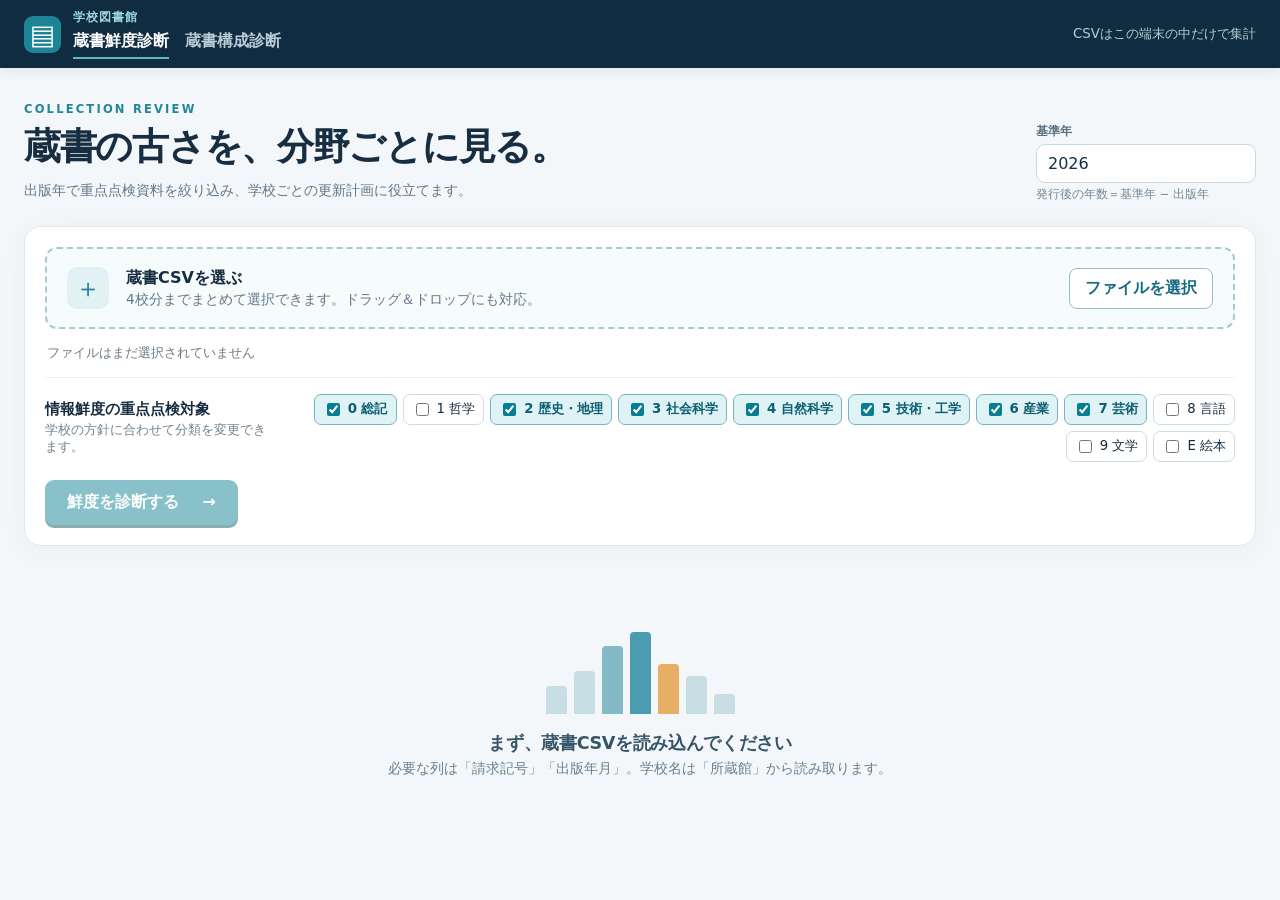
<file: index.html>
<!doctype html><html lang="ja"><head><meta charset="utf-8"><meta name="viewport" content="width=device-width, initial-scale=1"><meta name="color-scheme" content="light"><title>学校図書館 蔵書鮮度診断</title><meta name="description" content="学校図書館の所蔵CSVから分野別の出版年構成と学校別の状況を確認します。"><link rel="stylesheet" href="style.css"></head><body>
<header class="topbar"><div class="brand-mark" aria-hidden="true">▤</div><div><strong>学校図書館</strong><nav class="diagnosis-nav" aria-label="診断の切り替え"><a href="index.html" aria-current="page">蔵書鮮度診断</a><a href="composition.html">蔵書構成診断</a></nav></div><div class="topbar-right">CSVはこの端末の中だけで集計</div></header>
<main class="shell"><section class="heading"><div><div class="eyebrow">COLLECTION REVIEW</div><h1>蔵書の古さを、分野ごとに見る。</h1><p>出版年で重点点検資料を絞り込み、学校ごとの更新計画に役立てます。</p></div><div class="year-control"><label for="baseYear">基準年</label><input id="baseYear" type="number" min="1900" max="2100" step="1"><small>発行後の年数＝基準年 − 出版年</small></div></section>
<section class="workspace" aria-label="分析するCSV"><div class="upload" id="dropzone"><div class="upload-icon" aria-hidden="true">＋</div><div><strong>蔵書CSVを選ぶ</strong><p>4校分までまとめて選択できます。ドラッグ＆ドロップにも対応。</p></div><label class="upload-button" for="fileInput">ファイルを選択</label><input id="fileInput" type="file" accept=".csv,.tsv,text/csv,text/tab-separated-values" multiple hidden></div><div id="fileList" class="file-list" aria-live="polite">ファイルはまだ選択されていません</div><div class="settings"><div><strong>情報鮮度の重点点検対象</strong><p>学校の方針に合わせて分類を変更できます。</p></div><div id="classChecks" class="class-checks"></div></div><div class="actions"><button type="button" class="primary" id="analyze" disabled>鮮度を診断する <span aria-hidden="true">→</span></button><span id="status" role="status" aria-live="polite"></span></div></section>
<section id="results" class="results" hidden><div class="result-head"><div><div class="eyebrow">DIAGNOSIS</div><h2 id="resultTitle">全校の診断結果</h2><p id="resultContext"></p></div><div class="result-tools"><label for="schoolSelect">表示する学校</label><select id="schoolSelect"></select><button type="button" id="downloadCsv" class="subtle">要点検一覧をCSV保存</button><button type="button" id="printBtn" class="subtle">診断結果を印刷 / PDF保存</button><label for="checkRange">チェックシート対象</label><select id="checkRange"><option value="10">出版10年以上</option><option value="20">出版20年以上</option><option value="all">全資料</option></select><button type="button" id="checklistBtn" class="subtle">蔵書チェックシートを開く</button></div></div><div class="metrics" id="metrics"></div><div class="grid"><section class="card chart-card"><div class="card-head"><div><h3>分類別の出版年構成</h3><p>棒の長さは、各分類の出版年が分かる資料を100％とした割合</p></div><div class="legend"><span><i class="fresh"></i>10年未満</span><span><i class="aged"></i>10～19年</span><span><i class="old"></i>20年以上</span></div></div><div id="classChart" class="class-chart"></div></section><section class="card compare-card"><div class="card-head"><div><h3>学校別の比較</h3><p>重点点検対象のうち、出版10年以上の割合</p></div></div><div id="schoolChart"></div></section></div><div class="grid lower"><section class="card"><div class="card-head"><div><h3>集計の内訳</h3><p>対象外の資料も所蔵冊数に含みます</p></div></div><div id="breakdown"></div></section><section class="card notes"><h3>結果の読み方</h3><ul><li>「出版10年以上」は情報鮮度の<strong>点検対象</strong>です。廃棄の決定ではありません。</li><li>対象は初期設定で0・2・3・4・5・6・7類。1・8・9類と絵本（E）は初期設定では対象外です。</li><li>出版年・請求記号が不明な資料は割合の分母から除外し、件数を表示します。</li><li>CSVの「受入日」は導入時の登録日である可能性があるため、この診断には使いません。</li></ul></section></div><p class="footnote" id="methodNote"></p></section>
<section class="empty" id="empty"><div class="empty-visual" aria-hidden="true"><span></span><span></span><span></span><span></span><span></span><span></span><span></span></div><h2>まず、蔵書CSVを読み込んでください</h2><p>必要な列は「請求記号」「出版年月」。学校名は「所蔵館」から読み取ります。</p></section></main><script type="module" src="script.js"></script></body></html>
</file>
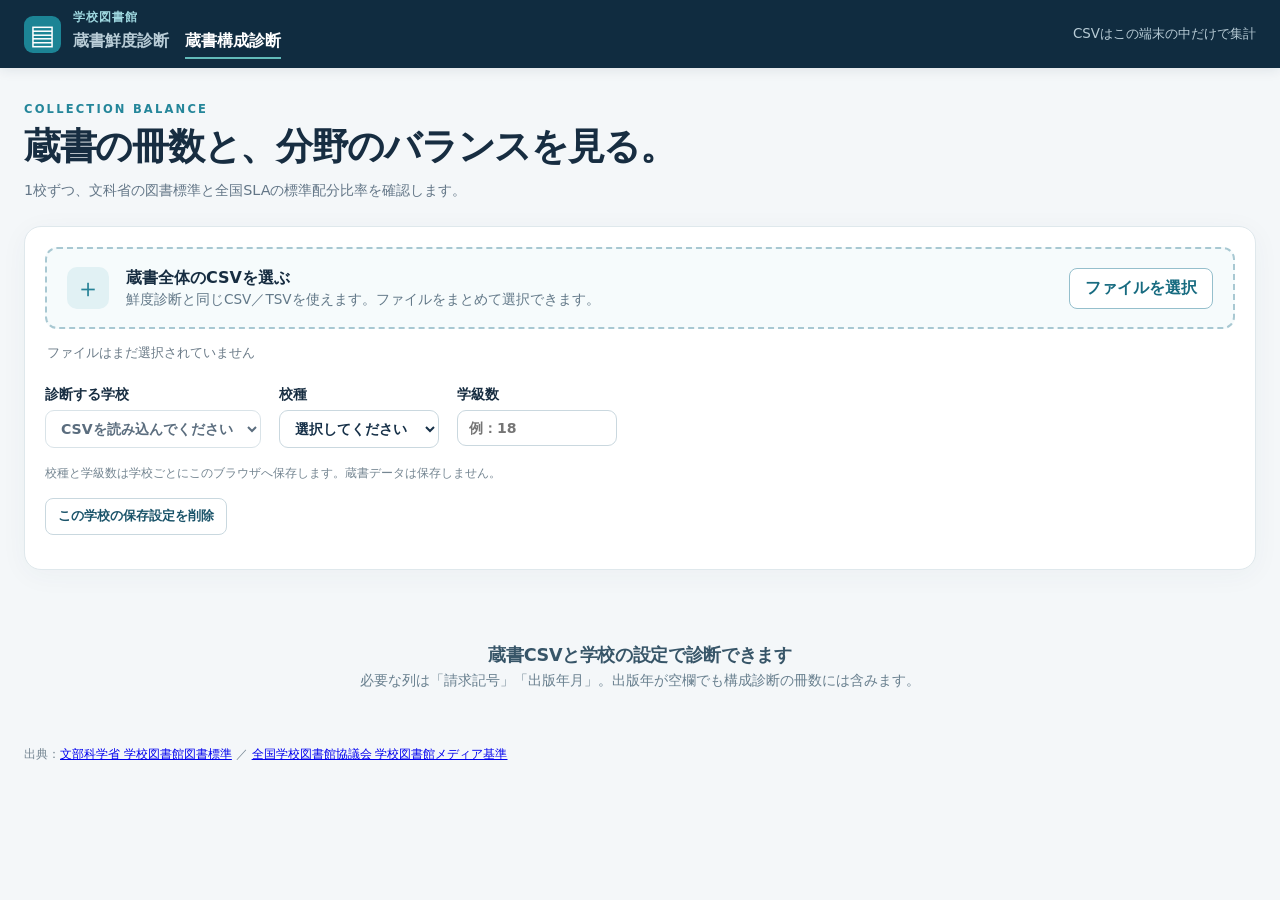
<file: composition.html>
<!doctype html>
<html lang="ja"><head><meta charset="utf-8"><meta name="viewport" content="width=device-width, initial-scale=1"><meta name="color-scheme" content="light"><title>学校図書館 蔵書構成診断</title><link rel="stylesheet" href="style.css"><link rel="stylesheet" href="composition.css"></head>
<body class="composition-page">
<header class="topbar"><div class="brand-mark" aria-hidden="true">▤</div><div><strong>学校図書館</strong><nav class="diagnosis-nav" aria-label="診断の切り替え"><a href="index.html">蔵書鮮度診断</a><a href="composition.html" aria-current="page">蔵書構成診断</a></nav></div><div class="topbar-right">CSVはこの端末の中だけで集計</div></header>
<main class="shell">
<section class="heading"><div><div class="eyebrow">COLLECTION BALANCE</div><h1>蔵書の冊数と、分野のバランスを見る。</h1><p>1校ずつ、文科省の図書標準と全国SLAの標準配分比率を確認します。</p></div></section>
<section class="workspace" aria-label="蔵書構成の設定">
<div class="upload" id="compositionDrop"><div class="upload-icon" aria-hidden="true">＋</div><div><strong>蔵書全体のCSVを選ぶ</strong><p>鮮度診断と同じCSV／TSVを使えます。ファイルをまとめて選択できます。</p></div><label class="upload-button" for="catalogFiles">ファイルを選択</label><input id="catalogFiles" type="file" accept=".csv,.tsv,text/csv,text/tab-separated-values" multiple hidden></div>
<p id="loadStatus" role="status" aria-live="polite" class="file-list">ファイルはまだ選択されていません</p>
<div class="composition-settings">
<label>診断する学校<select id="compositionSchool" disabled><option>CSVを読み込んでください</option></select></label>
<label>校種<select id="schoolType"><option value="">選択してください</option><option value="elementary">小学校</option><option value="junior">中学校</option><option value="high">高等学校</option></select></label>
<label>学級数<input id="classCount" type="number" min="1" step="1" inputmode="numeric" placeholder="例：18"></label>
</div><p id="saveStatus" class="footnote" role="status">校種と学級数は学校ごとにこのブラウザへ保存します。蔵書データは保存しません。</p>
<button id="forgetSettings" class="subtle" type="button">この学校の保存設定を削除</button>
<fieldset id="typeFilter" hidden><legend>図書として集計する資料種別</legend><p class="footnote">雑誌・DVDなどが含まれる場合はチェックを外してください。種別名からの自動判定は行いません。</p><div id="typeChoices" class="class-checks"></div></fieldset>
<p id="validation" role="status" aria-live="polite"></p>
</section>
<section id="compositionResults" hidden aria-label="蔵書構成の診断結果">
<div class="result-head"><div><h2 id="compositionTitle"></h2><p id="compositionContext"></p></div><button type="button" id="compositionPrint" class="subtle">印刷 / PDF保存</button></div>
<div class="metrics" id="compositionMetrics"></div>
<section class="card"><h3>文科省 学校図書館図書標準の達成状況</h3><p id="achievementText"></p><div id="achievementTrack" class="achievement-track"><div id="achievementFill"></div></div><p class="footnote">図書標準は公立義務教育諸学校の整備目標です。ここでは小学校・中学校の算式に対応しています。高等学校にはこの図書標準を適用しません。特別支援学校には未対応です。</p></section>
<section class="card composition-card"><h3>分類別の蔵書構成と標準配分比率</h3><p class="footnote">全国SLA 学校図書館メディア基準（2021年4月1日改訂）の「蔵書の配分比率」と比較します。新聞・雑誌・電子メディアなどの基準全体を評価するものではありません。</p><p id="coverageNote"></p>
<div class="ratio-legend"><span><i class="fresh"></i>標準超過</span><span><i class="aged"></i>標準の半分超～標準以下</span><span><i class="old"></i>標準の半分以下</span><span>│ 標準の割合</span><span>各行の横軸は0～100％</span></div><div id="ratioChart"></div>
<div class="table-scroll"><table class="ratio-table"><caption>分類別の冊数と配分比率</caption><thead><tr><th scope="col">分類</th><th scope="col">冊数</th><th scope="col">現在</th><th scope="col">標準</th><th scope="col">差</th></tr></thead><tbody id="ratioRows"></tbody></table></div>
<p class="footnote">差は現在の割合－標準の割合（ポイント）です。標準は教育課程や地域の実情に応じて運用する目安です。多い分類の図書を減らす指示ではありません。</p></section>
<section class="card composition-card"><h3>集計の内訳</h3><div id="compositionBreakdown"></div><p class="footnote">資料1行を1冊として集計し、同じ学校・資料番号の重複は除外します。この診断ではEを9類（文学）として合算します。分類不明の資料は冊数の達成率には含め、構成比からは除外します。全国SLAの基準自体は絵本・まんがも主題で分類するため、Eの文学への合算は本ツールの運用上の集計方法です。</p></section>
</section>
<section class="empty" id="compositionEmpty"><h2>蔵書CSVと学校の設定で診断できます</h2><p>必要な列は「請求記号」「出版年月」。出版年が空欄でも構成診断の冊数には含みます。</p></section>
<p class="footnote">出典：<a href="https://www.mext.go.jp/a_menu/sports/dokusyo/hourei/cont_001/016.htm" target="_blank" rel="noopener">文部科学省 学校図書館図書標準</a> ／ <a href="https://www.j-sla.or.jp/pdfs/20210401mediakijun.pdf" target="_blank" rel="noopener">全国学校図書館協議会 学校図書館メディア基準</a></p>
</main><script type="module" src="composition.js"></script></body></html>
</file>
<file: style.css>
:root{font-family:"Noto Sans JP","Hiragino Kaku Gothic ProN","Yu Gothic",system-ui,sans-serif;color:#172d41;background:#f4f7f9;font-size:16px}*{box-sizing:border-box}body{margin:0}button,input,select{font:inherit}button{cursor:pointer}button:disabled{cursor:not-allowed;opacity:.48}.topbar{height:68px;background:#102c40;color:white;display:flex;align-items:center;gap:12px;padding:0 max(24px,calc((100vw - 1280px)/2));box-shadow:0 2px 12px #132d3b18}.brand-mark{width:37px;height:37px;border-radius:9px;background:#1c8495;display:grid;place-items:center;font-size:27px;line-height:1}.topbar strong{display:block;font-size:.76rem;letter-spacing:.08em;color:#9ed7df}.topbar span{display:block;font-weight:750;font-size:1.07rem;letter-spacing:.04em}.topbar-right{margin-left:auto;color:#b8ccd6;font-size:.84rem}.shell{max-width:1328px;margin:0 auto;padding:34px 24px 72px}.heading{display:flex;justify-content:space-between;align-items:end;gap:24px;margin:0 0 24px}.eyebrow{color:#24869a;font-size:.72rem;font-weight:800;letter-spacing:.19em;margin-bottom:7px}h1,h2,h3,p{margin-top:0}h1{font-size:clamp(1.7rem,3vw,2.3rem);letter-spacing:-.035em;margin-bottom:7px}h2{font-size:1.45rem;letter-spacing:-.02em;margin-bottom:5px}h3{font-size:1.05rem;margin-bottom:4px}.heading p,.result-head p,.card-head p{color:#637687;margin-bottom:0;font-size:.9rem;line-height:1.6}.year-control{display:flex;flex-direction:column;gap:4px;min-width:220px}.year-control label,.result-tools label{font-size:.78rem;color:#576f7f;font-weight:700}.year-control input,select{border:1px solid #cad8df;background:#fff;border-radius:9px;padding:9px 11px;color:#163048}.year-control small{font-size:.72rem;color:#758693}.workspace{background:#fff;border:1px solid #dfe8ec;border-radius:17px;box-shadow:0 5px 28px #2443530b;padding:20px;margin-bottom:28px}.upload{border:2px dashed #a8c8d2;border-radius:12px;background:#f6fbfc;display:flex;align-items:center;gap:17px;padding:18px 20px;transition:.15s}.upload.dragging{border-color:#097e91;background:#e3f7fa}.upload-icon{flex:none;color:#278297;font-size:26px;width:42px;height:42px;background:#e1f1f4;border-radius:10px;display:grid;place-items:center}.upload strong{font-size:1rem}.upload p{color:#627888;font-size:.85rem;margin:2px 0 0}.upload-button{margin-left:auto;white-space:nowrap;background:#fff;color:#176b80;border:1px solid #95bfcc;border-radius:8px;padding:9px 15px;font-weight:750;cursor:pointer}.upload-button:hover,.subtle:hover{background:#e9f7fa}.file-list{margin:12px 2px 0;color:#6b7b88;font-size:.82rem;line-height:1.8;min-height:20px}.file-pill{display:inline-flex;align-items:center;gap:7px;padding:3px 10px;margin:0 8px 6px 0;background:#e9f3f6;border-radius:30px;color:#234b5d}.file-pill button{border:0;background:transparent;color:#486a79;font-size:1rem;padding:0 2px}.settings{border-top:1px solid #e7edf0;margin-top:12px;padding-top:16px;display:flex;align-items:center;justify-content:space-between;gap:18px}.settings strong{font-size:.92rem}.settings p{font-size:.8rem;color:#728491;margin:3px 0 0}.class-checks{display:flex;gap:6px;flex-wrap:wrap;justify-content:flex-end}.class-checks label{display:inline-flex;align-items:center;gap:5px;border:1px solid #ccdde3;border-radius:7px;padding:5px 8px;font-size:.83rem;white-space:nowrap;cursor:pointer}.class-checks label:has(input:checked){background:#dff2f5;border-color:#77b6c3;color:#0d5f72;font-weight:700}.class-checks input{accent-color:#087c91}.actions{display:flex;align-items:center;gap:16px;margin-top:18px}.primary{border:0;border-radius:9px;background:#087e90;color:#fff;padding:12px 22px;font-weight:750;box-shadow:0 3px 0 #0b5562}.primary:hover:not(:disabled){background:#056c7f}.primary span{padding-left:18px}.actions #status{color:#9b4d2b;font-size:.85rem;line-height:1.5}.results{animation:fade .3s ease}@keyframes fade{from{opacity:0;transform:translateY(5px)}to{opacity:1;transform:translateY(0)}}.result-head{display:flex;justify-content:space-between;align-items:end;gap:20px;margin:0 0 15px}.result-tools{display:flex;align-items:center;gap:9px;flex-wrap:wrap}.result-tools select{min-width:145px}.subtle{background:#fff;border:1px solid #c9d8df;color:#1b546a;border-radius:8px;padding:9px 12px;font-size:.81rem;font-weight:700;white-space:nowrap}.metrics{display:grid;grid-template-columns:repeat(4,minmax(0,1fr));gap:12px;margin-bottom:15px}.metric{background:#fff;border:1px solid #e0e9ec;border-radius:12px;padding:17px 19px;min-height:118px}.metric.feature{background:#103b50;color:#fff;border-color:#103b50}.metric .label{display:block;font-size:.82rem;color:#697d8c;font-weight:700;margin-bottom:7px}.metric.feature .label{color:#bad6df}.metric .value{display:block;font-size:clamp(1.5rem,2.2vw,2rem);font-weight:800;letter-spacing:-.03em;line-height:1.3}.metric .detail{display:block;color:#7b8a95;font-size:.76rem;margin-top:5px}.metric.feature .detail{color:#c8dbe1}.grid{display:grid;grid-template-columns:1.65fr 1fr;gap:15px}.grid.lower{margin-top:15px}.card{background:#fff;border:1px solid #e0e9ec;border-radius:13px;padding:20px 22px;min-width:0}.card-head{display:flex;justify-content:space-between;gap:15px;align-items:start;margin-bottom:22px}.legend{display:flex;gap:12px;flex-wrap:wrap;justify-content:flex-end;font-size:.71rem;color:#597181;white-space:nowrap}.legend span{display:inline-flex;gap:5px;align-items:center}.legend i{width:10px;height:10px;border-radius:2px}.fresh{background:#62bbba}.aged{background:#f4b448}.old{background:#d96751}.class-row{display:grid;grid-template-columns:108px minmax(0,1fr) 95px;align-items:center;gap:10px;margin:0 0 15px}.class-name{font-size:.82rem;font-weight:700;white-space:nowrap}.stack{display:flex;width:100%;height:23px;overflow:hidden;border-radius:5px;background:#e7eef1}.stack > div{height:100%}.stack > div:not(:last-child){border-right:1px solid #ffffff88}.class-value{font-size:.78rem;text-align:right;color:#4c6576;white-space:nowrap}.class-value b{color:#ab503b;font-size:.98rem}.chart-empty{color:#6c7e8a;font-size:.9rem;padding:18px 0}.compare-row{margin:0 0 17px}.compare-row-top{display:flex;justify-content:space-between;align-items:baseline;font-size:.82rem;margin-bottom:6px;gap:8px}.compare-row-top b{color:#25465a}.compare-row-top small{color:#718391;font-size:.74rem}.compare-track{height:10px;background:#edf2f3;border-radius:10px;overflow:hidden}.compare-fill{height:100%;background:#e99945;border-radius:10px}.compare-row.active .compare-fill{background:#d46a52}.break-row{display:flex;align-items:center;justify-content:space-between;border-bottom:1px solid #ecf1f2;padding:11px 0;font-size:.85rem;gap:12px}.break-row:first-child{padding-top:0}.break-row:last-child{border:0}.break-row span{color:#627886}.break-row b{font-variant-numeric:tabular-nums}.notes ul{padding-left:1.25em;color:#526b7a;font-size:.83rem;line-height:1.8;margin:15px 0 0}.notes li{padding-bottom:5px}.footnote{color:#758692;font-size:.76rem;line-height:1.7;margin:15px 0}.empty{text-align:center;color:#687f8e;padding:45px 16px 25px}.empty h2{font-size:1.1rem;color:#375568}.empty p{font-size:.86rem}.empty-visual{height:95px;display:flex;align-items:end;justify-content:center;gap:7px;margin-bottom:17px}.empty-visual span{width:21px;background:#c7dee5;border-radius:4px 4px 0 0}.empty-visual span:nth-child(1){height:28px}.empty-visual span:nth-child(2){height:43px}.empty-visual span:nth-child(3){height:68px;background:#83bac6}.empty-visual span:nth-child(4){height:82px;background:#4b9cb0}.empty-visual span:nth-child(5){height:50px;background:#e8ae65}.empty-visual span:nth-child(6){height:38px}.empty-visual span:nth-child(7){height:20px}@media(max-width:1020px){.grid{grid-template-columns:1fr}.card-head{flex-wrap:wrap}.metrics{grid-template-columns:repeat(2,1fr)}}@media(max-width:700px){.topbar{padding:0 16px}.topbar-right{display:none}.shell{padding:25px 14px 60px}.heading,.result-head,.settings{align-items:stretch;flex-direction:column}.year-control{max-width:220px}.upload{flex-wrap:wrap}.upload-button{margin-left:59px}.class-checks{justify-content:flex-start}.result-tools{align-items:flex-end}.result-tools label{width:100%}.metrics{gap:8px}.metric{padding:14px 12px;min-height:105px}.metric .value{font-size:1.48rem}.card{padding:17px 14px}.class-row{grid-template-columns:83px minmax(0,1fr) 72px;gap:5px}.class-name{font-size:.73rem}.class-value{font-size:.68rem}.class-value b{font-size:.8rem}.legend{justify-content:flex-start}.result-tools .subtle{font-size:.75rem}}@media print{body{background:#fff}.topbar,.workspace,.result-tools,.empty{display:none!important}.shell{padding:0}.heading{margin:0 0 14px}.year-control{display:none}.results{display:block!important}.metric,.card{break-inside:avoid;box-shadow:none}.grid{grid-template-columns:1.6fr 1fr}.grid.lower{grid-template-columns:1fr 1fr}.metrics{grid-template-columns:repeat(4,1fr)}.metric{min-height:100px;padding:10px}.metric .value{font-size:1.35rem}.card{padding:12px}.class-row{margin-bottom:9px}.footnote{margin-top:9px}@page{size:A4 landscape;margin:11mm}}

/* Preserve chart fills, legend colors and summary-card contrast in print. */
.diagnosis-nav{display:flex;gap:16px;align-items:center}.diagnosis-nav a{color:#b8ccd6;text-decoration:none;font-size:1rem;font-weight:700;padding:5px 0;border-bottom:2px solid transparent}.diagnosis-nav a[aria-current="page"]{color:white;border-bottom-color:#62bbba}.diagnosis-nav a:hover{color:white}.diagnosis-nav a:focus-visible{outline:2px solid #9ed7df;outline-offset:3px}@media(max-width:700px){.diagnosis-nav{gap:12px}.diagnosis-nav a{font-size:.85rem}}
@media print {
  body {
    -webkit-print-color-adjust: exact;
    print-color-adjust: exact;
  }
}
</file>
<file: composition.css>
.composition-settings{display:flex;flex-wrap:wrap;gap:18px;margin-top:20px}.composition-settings label{display:flex;flex-direction:column;gap:6px;font-size:.88rem;font-weight:700;min-width:160px}.composition-settings input{font:inherit;border:1px solid #cad8df;border-radius:9px;padding:9px 11px;width:160px}.composition-settings select{max-width:100%}#typeFilter{border:1px solid #cad8df;border-radius:9px;margin-top:18px;padding:14px}#typeChoices{justify-content:flex-start}#validation{color:#9b4d2b;margin:14px 0 0}.composition-card{margin-top:16px}.achievement-track{height:20px;border-radius:6px;background:#e7eef1;overflow:hidden}.achievement-track>div{height:100%;background:#24869a}.ratio-legend{display:flex;gap:20px;flex-wrap:wrap;color:#176b80;font-size:.8rem;margin:20px 0}.ratio-row{display:grid;grid-template-columns:125px minmax(0,1fr) 70px;gap:12px;align-items:center;margin-bottom:14px;font-size:.85rem}.ratio-track{position:relative;height:20px;background:#edf2f3;border-radius:4px}.ratio-fill{height:100%;background:#62bbba;border-radius:4px}.ratio-marker{position:absolute;top:-4px;bottom:-4px;width:3px;background:#163048}.table-scroll{overflow-x:auto}.ratio-table{width:100%;border-collapse:collapse;margin-top:24px;font-size:.87rem}.ratio-table caption{text-align:left;font-weight:700;padding:8px 0}.ratio-table th,.ratio-table td{padding:10px;border-bottom:1px solid #dfe8ec;text-align:right}.ratio-table th:first-child,.ratio-table td:first-child{text-align:left}.ratio-table thead{background:#edf5f7}.composition-page [hidden]{display:none!important}@media(max-width:700px){.ratio-row{grid-template-columns:95px minmax(0,1fr) 55px;gap:7px;font-size:.75rem}.composition-settings label{width:100%}.composition-settings input{width:100%}.ratio-table th,.ratio-table td{padding:8px 5px}}@media print{#compositionPrint{display:none}.composition-page .workspace,.composition-page .empty{display:none!important}.composition-page .metrics{grid-template-columns:repeat(4,1fr)}.composition-page .ratio-row{margin-bottom:10px}.composition-page .composition-card{break-inside:auto}.ratio-table tr,.ratio-row{break-inside:avoid}.ratio-table thead{display:table-header-group}}
.ratio-fill.fresh{background:#62bbba}.ratio-fill.aged{background:#f4b448}.ratio-fill.old{background:#d96751}.ratio-legend span{display:inline-flex;gap:5px;align-items:center}.ratio-legend i{display:inline-block;width:10px;height:10px;border-radius:2px}
</file>
